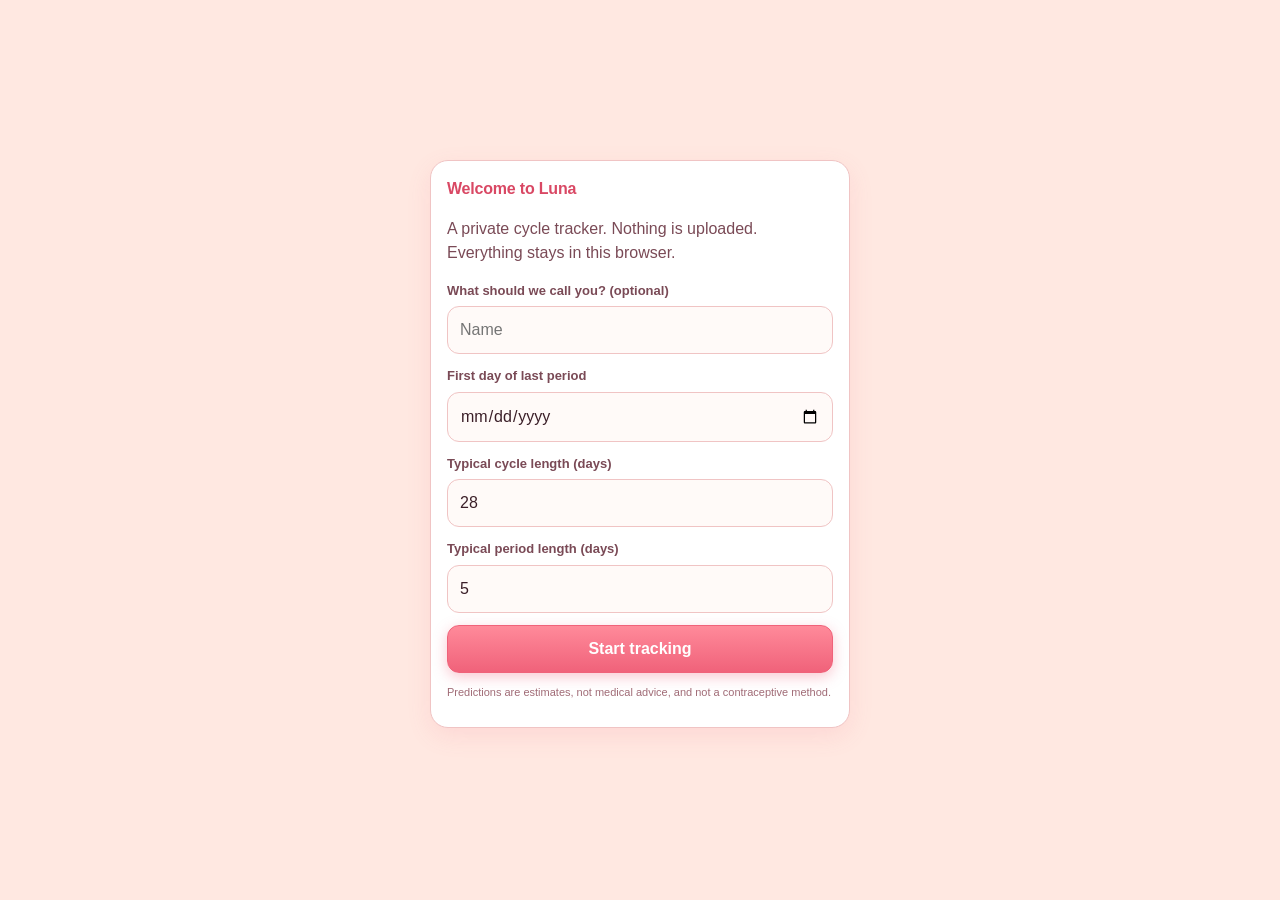
<file: index.html>
<!DOCTYPE html>
<html lang="en">
<head>
  <meta charset="UTF-8" />
  <script>
    /* Project Pages live under /Menstruation-Tracker/ — keep relative assets working. */
    (function () {
      var host = location.hostname;
      var parts = location.pathname.split("/").filter(Boolean);
      var base = "./";
      if (host.endsWith("github.io") && parts[0] === "Menstruation-Tracker") {
        base = "/Menstruation-Tracker/";
        if (!location.pathname.endsWith("/") && !/\.[a-z0-9]+$/i.test(location.pathname)) {
          location.replace(base + location.search + location.hash);
          return;
        }
      }
      var el = document.createElement("base");
      el.href = base;
      document.head.prepend(el);
    })();
  </script>
  <meta name="viewport" content="width=device-width, initial-scale=1, viewport-fit=cover" />
  <meta name="theme-color" content="#fff5ee" />
  <meta name="apple-mobile-web-app-capable" content="yes" />
  <meta name="apple-mobile-web-app-status-bar-style" content="default" />
  <meta name="description" content="Private on-device period and cycle tracker." />
  <title>Luna — Private Cycle Tracker</title>
  <link rel="manifest" href="./manifest.json" />
  <link rel="icon" href="./icons/icon.svg" type="image/svg+xml" />
  <link rel="apple-touch-icon" href="./icons/icon.svg" />
  <link rel="stylesheet" href="./styles.css" />
</head>
<body>
  <div id="toast" class="toast" role="status"></div>

  <section id="lock-screen" class="lock hidden">
    <div class="lock-card card">
      <div class="brand" style="justify-content:center;margin-bottom:8px">
        <div class="logo">
          <svg viewBox="0 0 24 24" fill="none"><path d="M14 4a8 8 0 1 0 6 13.3A8 8 0 0 1 14 4Z" fill="#fff5ee"/></svg>
        </div>
      </div>
      <h2 style="text-align:center">Enter PIN</h2>
      <p class="muted" style="text-align:center">This device lock stays on this phone or computer only.</p>
      <div id="pin-dots" class="pin-dots"><i></i><i></i><i></i><i></i></div>
      <div class="pad">
        <button data-digit="1">1</button><button data-digit="2">2</button><button data-digit="3">3</button>
        <button data-digit="4">4</button><button data-digit="5">5</button><button data-digit="6">6</button>
        <button data-digit="7">7</button><button data-digit="8">8</button><button data-digit="9">9</button>
        <span></span><button data-digit="0">0</button><button id="pin-del">⌫</button>
      </div>
    </div>
  </section>

  <section id="onboard-screen" class="onboard hidden">
    <div class="onboard-card card">
      <h2>Welcome to Luna</h2>
      <p class="muted">A private cycle tracker. Nothing is uploaded. Everything stays in this browser.</p>
      <div class="field">
        <label for="ob-name">What should we call you? (optional)</label>
        <input id="ob-name" maxlength="32" placeholder="Name" />
      </div>
      <div class="field">
        <label for="ob-last">First day of last period</label>
        <input id="ob-last" type="date" />
      </div>
      <div class="field">
        <label for="ob-cycle">Typical cycle length (days)</label>
        <input id="ob-cycle" type="number" min="18" max="60" value="28" />
      </div>
      <div class="field">
        <label for="ob-period">Typical period length (days)</label>
        <input id="ob-period" type="number" min="1" max="12" value="5" />
      </div>
      <button id="ob-go" class="primary" style="width:100%">Start tracking</button>
      <p class="disclaimer">Predictions are estimates, not medical advice, and not a contraceptive method.</p>
    </div>
  </section>

  <div id="app" class="app hidden">
    <header class="topbar">
      <div class="brand">
        <div class="logo">
          <svg viewBox="0 0 24 24" fill="none"><path d="M14 4a8 8 0 1 0 6 13.3A8 8 0 0 1 14 4Z" fill="#fff5ee"/></svg>
        </div>
        <div>
          <h1>Luna</h1>
          <p>Private cycle tracker</p>
        </div>
      </div>
      <div id="connectivity-status" class="connectivity-status" role="status" aria-live="polite">
        <span class="connectivity-dot" aria-hidden="true"></span>
        <span id="connectivity-text">Checking device status…</span>
      </div>
    </header>

    <main id="tab-today" class="tab">
      <div id="period-alert" class="alert-banner hidden" role="status">
        <strong id="period-alert-title">Period may be soon</strong>
        <p class="muted" id="period-alert-body" style="margin:0">Pack your bag and turn on reminders in Settings.</p>
      </div>
      <section class="card">
        <div class="row">
          <div>
            <div class="hero-num" id="today-daynum">Day —</div>
            <div class="hero-label" id="today-date"></div>
          </div>
          <div class="phase-chip"><i id="today-dot" class="dot period"></i><span id="today-phase">—</span></div>
        </div>
      </section>
      <section class="metrics">
        <div class="metric"><b id="today-next">—</b><span>Until period</span></div>
        <div class="metric"><b id="today-ovu">—</b><span>Ovulation</span></div>
        <div class="metric"><b id="today-avg">—</b><span>Avg cycle</span></div>
      </section>
      <section class="card">
        <h2>Today</h2>
        <p class="muted">Flow: <span id="today-flow">Not logged</span></p>
        <p class="muted">Pain: <span id="today-pain">Not logged</span></p>
        <p class="muted" id="today-symptoms">No symptoms logged</p>
        <button class="primary" style="width:100%;margin-top:8px" onclick="document.querySelector('[data-tab=log]').click()">Log today</button>
      </section>
      <section id="bag-card" class="card">
        <div class="row">
          <h2 style="margin:0">Period bag checklist</h2>
          <button id="bag-reset" class="ghost" style="width:auto;padding:6px 10px">Reset</button>
        </div>
        <p class="faint" style="margin:8px 0 10px">Tick what you packed. Saved on this device.</p>
        <div id="bag-list" class="checklist"></div>
      </section>
    </main>

    <main id="tab-calendar" class="tab hidden">
      <section class="card">
        <div class="cal-head">
          <button id="cal-prev" class="ghost">‹</button>
          <h2 id="cal-title" style="margin:0"></h2>
          <button id="cal-next" class="ghost">›</button>
        </div>
        <div id="cal-grid" class="cal-grid"></div>
        <div class="legend">
          <span><i class="dot period"></i> Period</span>
          <span><i class="dot predicted"></i> Predicted</span>
          <span><i class="dot fertile"></i> Fertile</span>
          <span><i class="dot ovulation"></i> Ovulation</span>
        </div>
      </section>
      <section class="card">
        <div class="row">
          <div id="cal-detail" class="muted"></div>
          <button id="cal-log" class="primary">Log this day</button>
        </div>
      </section>
    </main>

    <main id="tab-log" class="tab hidden">
      <section class="card">
        <div class="row">
          <div>
            <h2 style="margin-bottom:2px">Daily log</h2>
            <div class="faint" id="log-date-label"></div>
          </div>
          <input id="log-date" type="date" style="width:auto" />
        </div>
        <div class="field" style="margin-top:14px">
          <label>Flow</label>
          <div id="flow-chips" class="chips">
            <button class="chip" data-flow="none">None</button>
            <button class="chip" data-flow="spotting">Spotting</button>
            <button class="chip" data-flow="light">Light</button>
            <button class="chip" data-flow="medium">Medium</button>
            <button class="chip" data-flow="heavy">Heavy</button>
          </div>
        </div>
        <div class="btn-row">
          <button id="period-toggle" class="primary">Mark period start</button>
          <button id="period-end">End period</button>
        </div>
      </section>
      <section class="card">
        <h2>Pain scale</h2>
        <p class="faint" style="margin:0 0 10px">0 = none · 10 = worst</p>
        <div id="pain-chips" class="pain-scale chips"></div>
        <div class="pain-hint"><span>None</span><span id="pain-value-label">Not set</span><span>Severe</span></div>
      </section>
      <section class="card">
        <h2>Symptoms</h2>
        <div id="symptom-chips" class="chips"></div>
      </section>
      <section class="card">
        <h2>Mood</h2>
        <div id="mood-chips" class="chips"></div>
      </section>
      <section class="card">
        <h2>Notes</h2>
        <textarea id="log-notes" placeholder="Anything worth remembering today"></textarea>
      </section>
    </main>

    <main id="tab-insights" class="tab hidden">
      <section class="metrics">
        <div class="metric"><b id="ins-cycles">0</b><span>Periods logged</span></div>
        <div class="metric"><b id="ins-avg">—</b><span>Average</span></div>
        <div class="metric"><b id="ins-range">—</b><span>Range</span></div>
      </section>
      <section class="card">
        <h2>Coming up</h2>
        <div class="row"><span class="muted">Next period</span><b id="ins-next">—</b></div>
        <div class="row" style="margin-top:8px"><span class="muted">Estimated ovulation</span><b id="ins-ovu">—</b></div>
        <p class="disclaimer" style="margin-top:12px">Ovulation is estimated by counting back 14 days from the next expected period. It is an average, not a lab result. Do not use this as birth control.</p>
      </section>
      <section class="card">
        <h2>Cycle length</h2>
        <p class="faint" style="margin:0 0 10px">Last complete cycles (days between period starts)</p>
        <div id="cycle-chart" class="cycle-chart" aria-live="polite"></div>
      </section>
      <section class="card">
        <h2>This cycle so far</h2>
        <div class="row"><span class="muted">Average pain</span><b id="ins-pain">—</b></div>
        <div class="row" style="margin-top:8px"><span class="muted">Days logged</span><b id="ins-logged">—</b></div>
        <p class="faint" style="margin:10px 0 0">Top symptoms</p>
        <div id="ins-symptoms" class="chips" style="margin-top:8px"></div>
      </section>
      <section id="backup-nudge" class="alert-banner hidden" role="status">
        <strong>Backup reminder</strong>
        <p class="muted" id="backup-nudge-body" style="margin:4px 0 0">Export a JSON backup so you do not lose history if this browser clears site data.</p>
      </section>
      <section class="card">
        <h2>History</h2>
        <div id="cycle-list"></div>
      </section>
    </main>

    <main id="tab-settings" class="tab hidden">
      <section class="card">
        <h2>Profile</h2>
        <div class="field"><label for="set-name">Name</label><input id="set-name" maxlength="32" /></div>
        <div class="field"><label for="set-cycle">Typical cycle (days)</label><input id="set-cycle" type="number" min="18" max="60" /></div>
        <div class="field"><label for="set-period">Typical period (days)</label><input id="set-period" type="number" min="1" max="12" /></div>
        <div class="field"><label for="set-luteal">Luteal length used for ovulation (days)</label><input id="set-luteal" type="number" min="10" max="16" /></div>
        <button id="set-save" class="primary" style="width:100%">Save settings</button>
      </section>
      <section class="card">
        <h2>Period reminders</h2>
        <p class="muted">Strong local notifications when your period is close. Checked whenever Luna is open (and via the installed app when possible).</p>
        <div class="toggle-row">
          <label for="set-reminders">Enable period-ahead alerts</label>
          <input id="set-reminders" type="checkbox" />
        </div>
        <div class="field">
          <label for="set-remind-days">Warn this many days before</label>
          <input id="set-remind-days" type="number" min="1" max="5" value="2" />
        </div>
        <div class="btn-row">
          <button id="set-reminders-save" class="primary">Save reminders</button>
          <button id="test-notification">Test alert</button>
        </div>
        <p class="faint" id="notify-status" style="margin:10px 0 0">Notifications: not enabled yet</p>
      </section>
      <section class="card">
        <h2>PIN lock</h2>
        <p class="muted" id="set-pin-status">No PIN</p>
        <div class="field"><label>New 4-digit PIN</label><input id="pin-new" inputmode="numeric" maxlength="4" /></div>
        <div class="field"><label>Confirm PIN</label><input id="pin-confirm" inputmode="numeric" maxlength="4" /></div>
        <div class="btn-row">
          <button id="set-pin" class="primary">Set PIN</button>
          <button id="set-pin-clear">Remove PIN</button>
        </div>
      </section>
      <section class="card">
        <h2>Offline &amp; on-device</h2>
        <p class="muted">Logging, calendar history, predictions, the bag checklist, and saved settings work without internet after Luna has been opened once. Your data stays in this browser.</p>
        <p class="faint" id="offline-detail" style="margin:0 0 12px">Checking offline readiness…</p>
      </section>
      <section class="card">
        <h2>On-device storage</h2>
        <p class="muted">Luna reads and writes only to this browser’s local storage. Nothing is uploaded.</p>
        <div class="storage-grid" style="margin:10px 0">
          <div class="metric"><b id="store-bytes">—</b><span>Saved size</span></div>
          <div class="metric"><b id="store-days">—</b><span>Days logged</span></div>
          <div class="metric"><b id="store-cycles">—</b><span>Cycles</span></div>
          <div class="metric"><b id="store-saved">—</b><span>Last saved</span></div>
        </div>
        <button id="verify-storage" style="width:100%">Verify local read/write</button>
        <p class="faint" id="store-verify" style="margin:8px 0 0"></p>
      </section>
      <section class="card">
        <h2>Backup &amp; transfer</h2>
        <p class="muted">Export a pretty JSON file or a human-readable text summary. Import replaces data on this device after you confirm.</p>
        <div class="btn-row">
          <button id="export-data" class="primary">Download JSON</button>
          <button id="export-readable">Download text</button>
        </div>
        <div class="btn-row" style="margin-top:8px">
          <button id="copy-export">Copy JSON</button>
          <button id="share-export" class="hidden">Share backup</button>
        </div>
        <div class="btn-row" style="margin-top:8px">
          <label class="btn" style="text-align:center;flex:1">Import file<input id="import-file" type="file" accept="application/json,.json,text/plain,.txt" class="hidden" /></label>
          <button id="paste-import" style="flex:1">Paste to import</button>
        </div>
        <p class="faint" style="margin:10px 0 8px">Import preview</p>
        <pre id="import-preview" class="preview-box">Choose a file or paste JSON to see a readable summary before replacing local data.</pre>
        <button id="confirm-import" class="primary hidden" style="width:100%;margin-top:8px">Confirm replace with import</button>
        <p class="faint" style="margin:10px 0 0">PIN lock is included in JSON backups.</p>
      </section>
      <section class="card">
        <h2>Danger</h2>
        <button id="wipe-data" class="danger" style="width:100%">Erase all data on this device</button>
      </section>
    </main>

    <nav class="nav">
      <button data-tab="today" class="active">
        <svg viewBox="0 0 24 24" fill="none" stroke="currentColor" stroke-width="1.8"><path d="M4 11.5 12 5l8 6.5V20a1 1 0 0 1-1 1h-5v-6H10v6H5a1 1 0 0 1-1-1z"/></svg>
        Today
      </button>
      <button data-tab="calendar">
        <svg viewBox="0 0 24 24" fill="none" stroke="currentColor" stroke-width="1.8"><rect x="4" y="5" width="16" height="15" rx="2"/><path d="M8 3v4M16 3v4M4 10h16"/></svg>
        Calendar
      </button>
      <button data-tab="log">
        <svg viewBox="0 0 24 24" fill="none" stroke="currentColor" stroke-width="1.8"><path d="M12 5v14M5 12h14"/></svg>
        Log
      </button>
      <button data-tab="insights">
        <svg viewBox="0 0 24 24" fill="none" stroke="currentColor" stroke-width="1.8"><path d="M5 19V9M10 19V5M15 19v-7M20 19V8"/></svg>
        Insights
      </button>
      <button data-tab="settings">
        <svg viewBox="0 0 24 24" fill="none" stroke="currentColor" stroke-width="1.8"><circle cx="12" cy="12" r="3"/><path d="M19.4 15a1.7 1.7 0 0 0 .3 1.8l.1.1a2 2 0 1 1-2.8 2.8l-.1-.1a1.7 1.7 0 0 0-1.8-.3 1.7 1.7 0 0 0-1 1.5V21a2 2 0 1 1-4 0v-.1a1.7 1.7 0 0 0-1-1.5 1.7 1.7 0 0 0-1.8.3l-.1.1a2 2 0 1 1-2.8-2.8l.1-.1a1.7 1.7 0 0 0 .3-1.8 1.7 1.7 0 0 0-1.5-1H3a2 2 0 1 1 0-4h.1a1.7 1.7 0 0 0 1.5-1 1.7 1.7 0 0 0-.3-1.8l-.1-.1a2 2 0 1 1 2.8-2.8l.1.1a1.7 1.7 0 0 0 1.8.3H9a1.7 1.7 0 0 0 1-1.5V3a2 2 0 1 1 4 0v.1a1.7 1.7 0 0 0 1 1.5 1.7 1.7 0 0 0 1.8-.3l.1-.1a2 2 0 1 1 2.8 2.8l-.1.1a1.7 1.7 0 0 0-.3 1.8V9c.3.6.9 1 1.5 1H21a2 2 0 1 1 0 4h-.1a1.7 1.7 0 0 0-1.5 1z"/></svg>
        Settings
      </button>
    </nav>
  </div>
  <script src="./app.js"></script>
</body>
</html>
</file>
<file: styles.css>
:root {
  --bg: #fff5ee;
  --bg-2: #ffe8e1;
  --surface: #ffffff;
  --surface-2: #fff0eb;
  --line: #f0c4c4;
  --text: #3b1f28;
  --muted: #7a4a56;
  --faint: #a06b76;
  --rose: #ff8a9a;
  --rose-2: #f0627a;
  --rose-deep: #d94864;
  --period: #f0627a;
  --fertile: #3d9b84;
  --ovulation: #d4a017;
  --predicted: #e8a0b0;
  --ok: #2f9d6a;
  --danger: #c62828;
  --shadow: 0 8px 24px rgba(240, 98, 122, 0.12);
  --radius: 18px;
  --safe-bottom: env(safe-area-inset-bottom, 0px);
  --nav-h: calc(64px + var(--safe-bottom));
  --font: "Avenir Next", "Nunito", "Trebuchet MS", "Verdana", sans-serif;
}

* { box-sizing: border-box; -webkit-tap-highlight-color: transparent; }
html, body { margin: 0; padding: 0; min-height: 100%; }
body {
  font-family: var(--font);
  background:
    radial-gradient(900px 480px at 50% -8%, #ffd6dc 0%, transparent 55%),
    linear-gradient(180deg, #fff8f4 0%, var(--bg) 40%, #ffe9e4 100%);
  color: var(--text);
  line-height: 1.5;
  font-size: 16px;
}

.app {
  max-width: 480px;
  margin: 0 auto;
  min-height: 100dvh;
  padding: 16px 16px var(--nav-h);
  position: relative;
}

.hidden { display: none !important; }

.topbar {
  display: flex;
  align-items: center;
  justify-content: space-between;
  margin-bottom: 14px;
}
.brand { display: flex; align-items: center; gap: 10px; }
.logo {
  width: 40px; height: 40px; border-radius: 12px;
  background: linear-gradient(145deg, var(--rose), var(--rose-2));
  display: grid; place-items: center;
  box-shadow: 0 4px 12px rgba(240, 98, 122, 0.35);
}
.logo svg { width: 22px; height: 22px; }
.brand h1 {
  font-size: 22px; margin: 0; letter-spacing: -0.3px;
  font-weight: 800; color: var(--rose-deep);
}
.brand p { margin: 0; font-size: 12px; color: var(--faint); font-weight: 600; }

.connectivity-status {
  display: inline-flex;
  align-items: center;
  gap: 6px;
  max-width: 190px;
  padding: 6px 9px;
  border: 1px solid var(--line);
  border-radius: 999px;
  background: rgba(255,255,255,0.76);
  color: var(--muted);
  font-size: 10px;
  font-weight: 750;
  line-height: 1.2;
  text-align: right;
}
.connectivity-dot {
  width: 8px;
  height: 8px;
  flex: 0 0 8px;
  border-radius: 50%;
  background: var(--ok);
  box-shadow: 0 0 0 3px rgba(47,157,106,0.12);
}
.connectivity-status.offline .connectivity-dot {
  background: var(--rose-deep);
  box-shadow: 0 0 0 3px rgba(217,72,100,0.12);
}
.connectivity-status.offline { color: var(--rose-deep); }

.card {
  background: var(--surface);
  border: 1px solid var(--line);
  border-radius: var(--radius);
  padding: 16px;
  margin-bottom: 12px;
  box-shadow: var(--shadow);
}
.card h2 {
  margin: 0 0 10px; font-size: 16px; font-weight: 750;
  color: var(--rose-deep); letter-spacing: -0.2px;
}
.muted { color: var(--muted); }
.faint { color: var(--faint); }
.row { display: flex; align-items: center; justify-content: space-between; gap: 10px; }
.stack { display: grid; gap: 10px; }

.hero-num {
  font-size: 44px; font-weight: 800; letter-spacing: -1.2px; line-height: 1;
  color: var(--rose-deep);
}
.hero-label { color: var(--muted); font-size: 14px; margin-top: 4px; font-weight: 600; }
.phase-chip {
  display: inline-flex; align-items: center; gap: 6px;
  background: var(--surface-2); border: 1px solid var(--line);
  padding: 7px 12px; border-radius: 999px; font-size: 13px; font-weight: 650;
  color: var(--rose-deep);
}
.dot { width: 8px; height: 8px; border-radius: 50%; display: inline-block; }
.dot.period { background: var(--period); }
.dot.fertile { background: var(--fertile); }
.dot.ovulation { background: var(--ovulation); }
.dot.predicted { background: var(--predicted); }

.metrics { display: grid; grid-template-columns: 1fr 1fr 1fr; gap: 8px; margin-bottom: 12px; }
.metric {
  background: var(--surface);
  border: 1px solid var(--line);
  border-radius: 14px;
  padding: 12px 8px;
  text-align: center;
  box-shadow: var(--shadow);
}
.metric b { display: block; font-size: 17px; color: var(--rose-deep); font-weight: 750; }
.metric span { font-size: 11px; color: var(--faint); font-weight: 650; }

button, .btn {
  appearance: none; border: 0; cursor: pointer;
  font: inherit; color: var(--text);
  background: var(--surface-2);
  border: 1px solid var(--line);
  border-radius: 12px;
  padding: 11px 12px;
  font-weight: 650;
}
button.primary, .btn.primary {
  background: linear-gradient(180deg, var(--rose), var(--rose-2));
  border-color: var(--rose-2);
  color: #fff;
  box-shadow: 0 4px 14px rgba(240, 98, 122, 0.35);
}
button.ghost { background: transparent; }
button.danger {
  background: #fff0f0; border-color: #f5b4b4; color: var(--danger);
}
button:active { transform: scale(0.98); }
.btn-row { display: flex; gap: 8px; flex-wrap: wrap; }
.btn-row > * { flex: 1; }

input, select, textarea {
  width: 100%;
  background: #fffaf8;
  color: var(--text);
  border: 1px solid var(--line);
  border-radius: 12px;
  padding: 11px 12px;
  font: inherit;
}
input:focus, select:focus, textarea:focus {
  outline: 2px solid rgba(240, 98, 122, 0.35);
  border-color: var(--rose);
}
textarea { min-height: 80px; resize: vertical; }
label { display: block; font-size: 13px; color: var(--muted); margin-bottom: 6px; font-weight: 650; }
.field { margin-bottom: 12px; }

.chips { display: flex; flex-wrap: wrap; gap: 8px; }
.chip {
  border: 1px solid var(--line);
  background: var(--surface-2);
  border-radius: 999px;
  padding: 8px 12px;
  font-size: 13px;
  font-weight: 650;
  color: var(--muted);
}
.chip.on {
  background: #ffe0e6;
  border-color: var(--rose-2);
  color: var(--rose-deep);
}

.pain-scale {
  display: grid;
  grid-template-columns: repeat(11, 1fr);
  gap: 4px;
}
.pain-scale .chip {
  padding: 8px 0;
  text-align: center;
  border-radius: 10px;
  font-size: 12px;
}
.pain-scale .chip.on {
  background: var(--rose-2);
  color: #fff;
  border-color: var(--rose-deep);
}
.pain-hint {
  display: flex; justify-content: space-between;
  font-size: 11px; color: var(--faint); margin-top: 6px; font-weight: 600;
}

.checklist { display: grid; gap: 8px; }
.check-item {
  display: flex; align-items: center; gap: 10px;
  padding: 10px 12px;
  background: var(--surface-2);
  border: 1px solid var(--line);
  border-radius: 12px;
  cursor: pointer;
  font-weight: 650;
}
.check-item input {
  width: 18px; height: 18px; accent-color: var(--rose-2); flex: 0 0 auto;
}
.check-item.done span { text-decoration: line-through; color: var(--faint); }
.alert-banner {
  background: linear-gradient(135deg, #ffe0e6, #fff5ee);
  border: 1px solid var(--rose);
  border-radius: var(--radius);
  padding: 14px 16px;
  margin-bottom: 12px;
  box-shadow: var(--shadow);
}
.alert-banner strong { color: var(--rose-deep); display: block; margin-bottom: 4px; font-size: 15px; }

.storage-grid {
  display: grid; grid-template-columns: 1fr 1fr; gap: 8px;
}
.storage-grid .metric { margin: 0; }
.preview-box {
  background: #fffaf8;
  border: 1px solid var(--line);
  border-radius: 12px;
  padding: 12px;
  font-size: 12px;
  color: var(--muted);
  white-space: pre-wrap;
  max-height: 180px;
  overflow: auto;
  font-family: ui-monospace, "Cascadia Code", "Consolas", monospace;
  line-height: 1.4;
}

.cal-head { display: flex; align-items: center; justify-content: space-between; margin-bottom: 8px; }
.cal-grid {
  display: grid;
  grid-template-columns: repeat(7, 1fr);
  gap: 4px;
}
.cal-dow { text-align: center; font-size: 11px; color: var(--faint); padding: 4px 0; font-weight: 700; }
.day {
  aspect-ratio: 1;
  border-radius: 12px;
  display: flex; flex-direction: column; align-items: center; justify-content: center;
  font-size: 13px; font-weight: 650;
  background: transparent;
  border: 1px solid transparent;
  position: relative;
  color: var(--text);
}
.day.out { color: #d0a8b0; }
.day.today { border-color: var(--rose-2); }
.day.period { background: rgba(240, 98, 122, 0.28); }
.day.predicted { background: rgba(232, 160, 176, 0.35); }
.day.fertile { box-shadow: inset 0 0 0 2px rgba(61, 155, 132, 0.65); }
.day.ovulation { background: rgba(212, 160, 23, 0.22); }
.day.selected { outline: 2px solid var(--rose-2); }
.day .mark {
  width: 4px; height: 4px; border-radius: 50%;
  background: var(--rose-2); margin-top: 2px;
}

.legend { display: flex; flex-wrap: wrap; gap: 10px; font-size: 11px; color: var(--muted); margin-top: 10px; font-weight: 600; }
.legend span { display: inline-flex; align-items: center; gap: 5px; }

.nav {
  position: fixed; left: 50%; transform: translateX(-50%);
  bottom: 0; width: min(480px, 100%);
  background: rgba(255, 245, 238, 0.94);
  backdrop-filter: blur(14px);
  border-top: 1px solid var(--line);
  display: grid; grid-template-columns: repeat(5, 1fr);
  padding: 6px 6px var(--safe-bottom);
  z-index: 20;
}
.nav button {
  background: transparent; border: 0;
  display: grid; place-items: center; gap: 2px;
  font-size: 10px; color: var(--faint); padding: 8px 0; font-weight: 700;
  box-shadow: none;
}
.nav button.active { color: var(--rose-deep); }
.nav svg { width: 20px; height: 20px; }

.lock, .onboard {
  min-height: 100dvh;
  display: grid;
  place-items: center;
  padding: 24px;
}
.lock-card, .onboard-card {
  width: min(420px, 100%);
}

.pin-dots { display: flex; justify-content: center; gap: 10px; margin: 16px 0; }
.pin-dots i {
  width: 12px; height: 12px; border-radius: 50%;
  border: 1px solid var(--line); background: transparent;
}
.pin-dots i.filled { background: var(--rose-2); border-color: var(--rose-2); }
.pad {
  display: grid; grid-template-columns: repeat(3, 1fr); gap: 10px;
}
.pad button { height: 56px; font-size: 20px; border-radius: 16px; }

.toast {
  position: fixed; left: 50%; bottom: calc(var(--nav-h) + 10px);
  transform: translateX(-50%);
  background: var(--rose-deep); color: #fff;
  border: 0;
  padding: 11px 16px; border-radius: 999px; font-size: 13px; font-weight: 700;
  z-index: 40; opacity: 0; pointer-events: none; transition: opacity .2s;
  box-shadow: 0 8px 20px rgba(217, 72, 100, 0.35);
}
.toast.show { opacity: 1; }

.disclaimer { font-size: 11px; color: var(--faint); }
.toggle-row {
  display: flex; align-items: center; justify-content: space-between; gap: 12px;
  margin-bottom: 12px;
}
.toggle-row label { margin: 0; }
.toggle-row input[type="checkbox"] {
  width: 22px; height: 22px; accent-color: var(--rose-2);
}

.cycle-chart {
  display: grid;
  gap: 8px;
  min-height: 40px;
}
.cycle-bar-row {
  display: grid;
  grid-template-columns: 72px 1fr 36px;
  align-items: center;
  gap: 8px;
  font-size: 12px;
  font-weight: 650;
  color: var(--muted);
}
.cycle-bar-track {
  height: 12px;
  background: var(--surface-2);
  border: 1px solid var(--line);
  border-radius: 999px;
  overflow: hidden;
}
.cycle-bar-fill {
  height: 100%;
  background: linear-gradient(90deg, var(--rose), var(--rose-2));
  border-radius: 999px;
  min-width: 4px;
}
.cycle-bar-row b { color: var(--rose-deep); text-align: right; }
#ins-symptoms .chip {
  pointer-events: none;
  cursor: default;
}

@media (min-width: 900px) {
  body { background: #ffe8e1; }
  .app {
    margin: 24px auto 40px;
    border: 1px solid var(--line);
    border-radius: 28px;
    background:
      radial-gradient(700px 360px at 50% -8%, #ffd6dc 0%, transparent 55%),
      var(--bg);
    min-height: calc(100dvh - 64px);
    box-shadow: 0 16px 40px rgba(240, 98, 122, 0.12);
  }
  .nav { border-radius: 0 0 28px 28px; }
}


@media (max-width: 380px) {
  .connectivity-status {
    max-width: 132px;
    font-size: 9px;
    padding: 5px 7px;
  }
}
</file>
